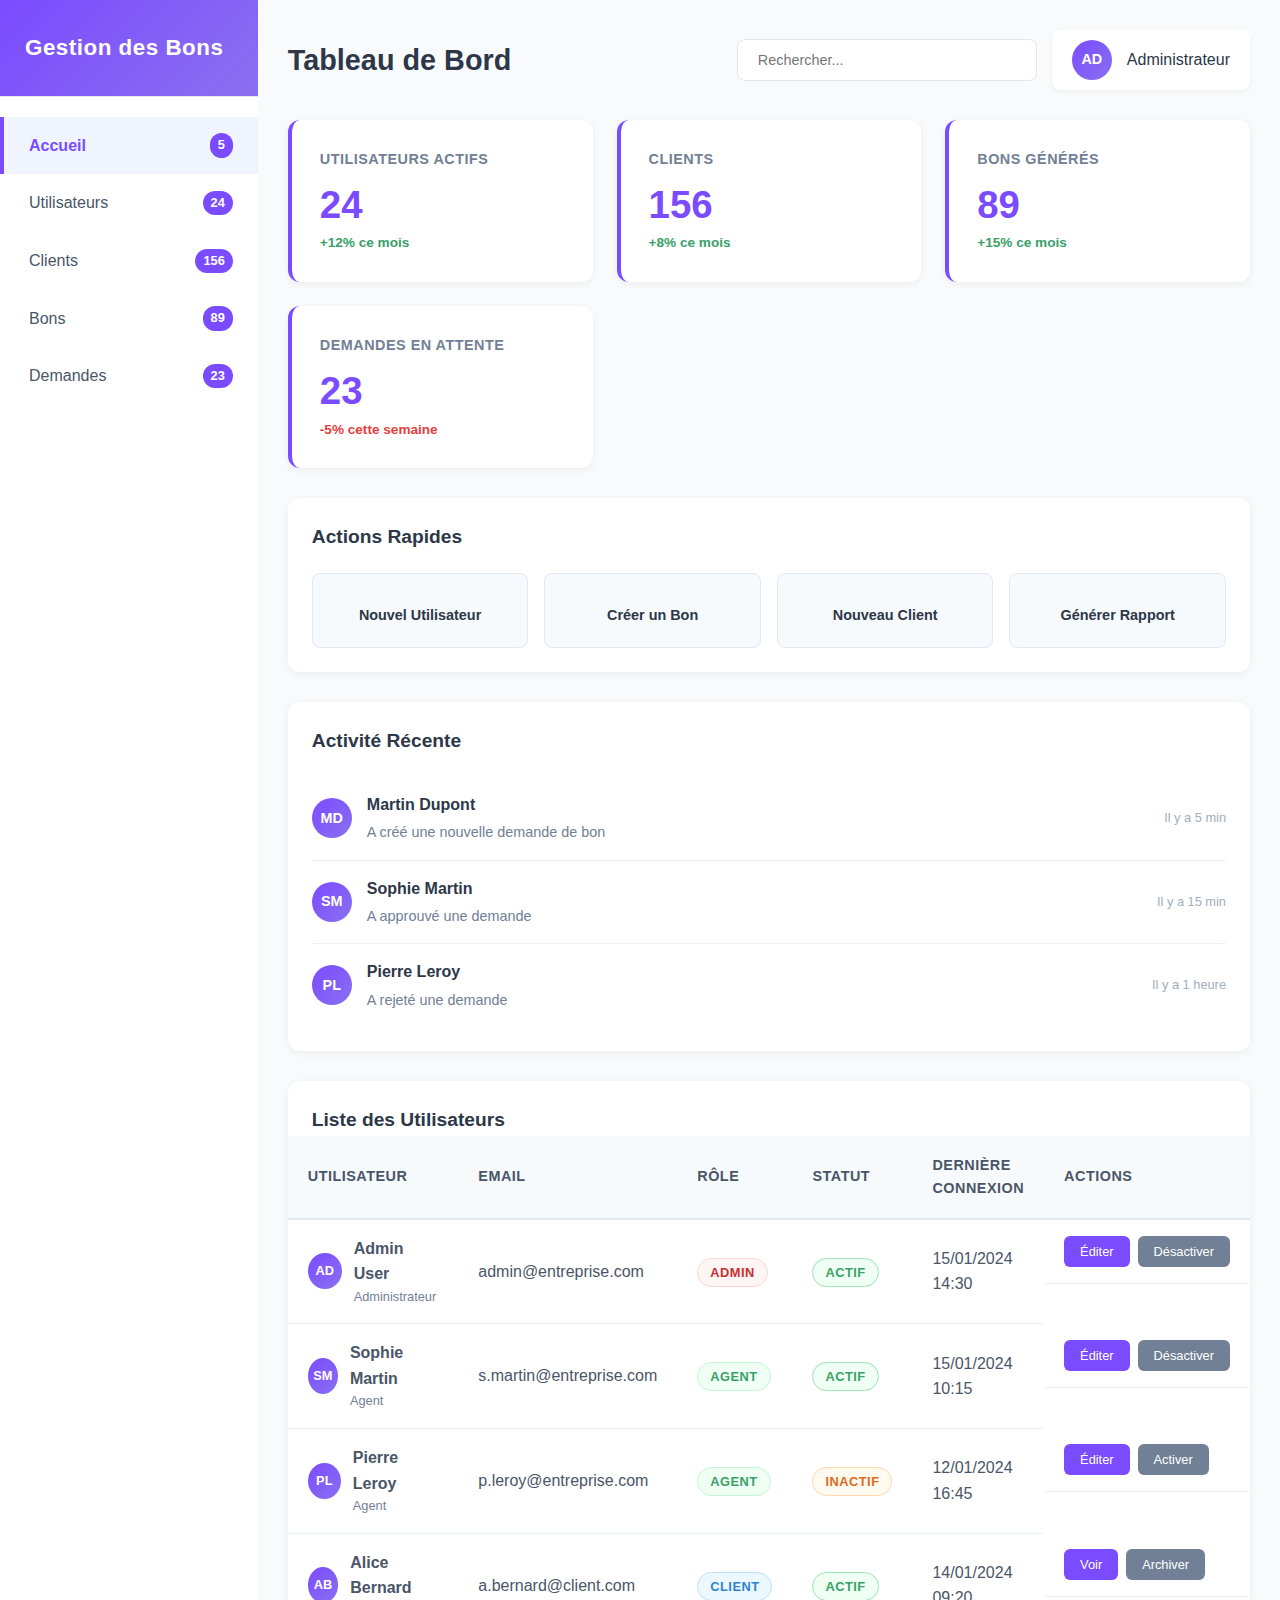
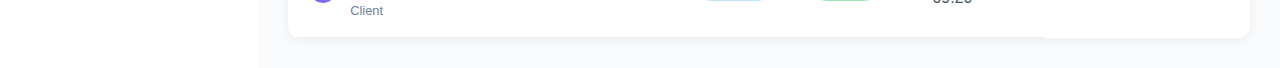
<file: dashboard.html>
<!DOCTYPE html>
<html lang="fr">
<head>
    <meta charset="UTF-8">
    <meta name="viewport" content="width=device-width, initial-scale=1.0">
    <title>Dashboard - Gestion des Bons</title>
    <style>
        * {
            margin: 0;
            padding: 0;
            box-sizing: border-box;
            font-family: 'Segoe UI', Arial, sans-serif;
        }

        body {
            background-color: #f8fafc;
            color: #2d3748;
            line-height: 1.6;
        }

        .container {
            display: flex;
            min-height: 100vh;
        }

        /* Sidebar */
        .sidebar {
            width: 280px;
            background: #ffffff;
            box-shadow: 2px 0 10px rgba(123, 75, 255, 0.1);
            padding: 0;
        }

        .logo {
            padding: 30px 25px;
            border-bottom: 1px solid #e2e8f0;
            background: linear-gradient(135deg, #7B4BFF 0%, #8A70F0 100%);
        }

        .logo h1 {
            font-size: 1.4em;
            font-weight: 600;
            color: white;
            letter-spacing: 0.5px;
        }

        .nav-menu {
            list-style: none;
            padding: 20px 0;
        }

        .nav-menu li {
            padding: 16px 25px;
            cursor: pointer;
            transition: all 0.2s ease;
            border-left: 4px solid transparent;
            font-weight: 500;
            color: #4a5568;
            display: flex;
            align-items: center;
            justify-content: space-between;
        }

        .nav-menu li:hover {
            background: #f7fafc;
            color: #7B4BFF;
        }

        .nav-menu li.active {
            background: #f0f4ff;
            color: #7B4BFF;
            border-left: 4px solid #7B4BFF;
            font-weight: 600;
        }

        .nav-count {
            background: #7B4BFF;
            color: white;
            padding: 2px 8px;
            border-radius: 12px;
            font-size: 0.8em;
            font-weight: 600;
        }

        /* Main Content */
        .main-content {
            flex: 1;
            padding: 30px;
            background: #f8fafc;
        }

        .header {
            display: flex;
            justify-content: space-between;
            align-items: center;
            margin-bottom: 30px;
        }

        .header h2 {
            color: #2d3748;
            font-weight: 600;
            font-size: 1.8em;
        }

        .header-actions {
            display: flex;
            gap: 15px;
            align-items: center;
        }

        .search-bar {
            padding: 12px 20px;
            border: 1px solid #e2e8f0;
            border-radius: 8px;
            width: 300px;
            font-size: 0.9em;
        }

        .user-info {
            display: flex;
            align-items: center;
            gap: 15px;
            background: white;
            padding: 10px 20px;
            border-radius: 8px;
            box-shadow: 0 2px 4px rgba(0,0,0,0.05);
        }

        .user-avatar {
            width: 40px;
            height: 40px;
            border-radius: 50%;
            background: linear-gradient(135deg, #7B4BFF 0%, #8A70F0 100%);
            color: white;
            display: flex;
            align-items: center;
            justify-content: center;
            font-weight: 600;
            font-size: 0.9em;
        }

        /* Stats Overview */
        .stats-overview {
            display: grid;
            grid-template-columns: repeat(auto-fit, minmax(280px, 1fr));
            gap: 24px;
            margin-bottom: 30px;
        }

        .stat-card {
            background: white;
            padding: 28px;
            border-radius: 12px;
            box-shadow: 0 2px 8px rgba(0,0,0,0.06);
            border-left: 4px solid #7B4BFF;
            transition: transform 0.2s ease, box-shadow 0.2s ease;
        }

        .stat-card:hover {
            transform: translateY(-2px);
            box-shadow: 0 4px 12px rgba(123, 75, 255, 0.15);
        }

        .stat-header {
            display: flex;
            justify-content: between;
            align-items: center;
            margin-bottom: 15px;
        }

        .stat-title {
            color: #718096;
            font-size: 0.9em;
            font-weight: 600;
            text-transform: uppercase;
            letter-spacing: 0.5px;
        }

        .stat-number {
            font-size: 2.4em;
            font-weight: 700;
            color: #7B4BFF;
            margin: 8px 0;
            line-height: 1;
        }

        .stat-trend {
            display: flex;
            align-items: center;
            gap: 5px;
            font-size: 0.85em;
            font-weight: 600;
        }

        .trend-up {
            color: #38a169;
        }

        .trend-down {
            color: #e53e3e;
        }

        /* Quick Actions */
        .quick-actions {
            background: white;
            padding: 24px;
            border-radius: 12px;
            box-shadow: 0 2px 8px rgba(0,0,0,0.06);
            margin-bottom: 30px;
        }

        .section-title {
            font-size: 1.2em;
            font-weight: 600;
            color: #2d3748;
            margin-bottom: 20px;
        }

        .action-grid {
            display: grid;
            grid-template-columns: repeat(auto-fit, minmax(200px, 1fr));
            gap: 16px;
        }

        .action-card {
            background: #f7fafc;
            padding: 20px;
            border-radius: 8px;
            text-align: center;
            cursor: pointer;
            transition: all 0.2s ease;
            border: 1px solid #e2e8f0;
        }

        .action-card:hover {
            background: #7B4BFF;
            color: white;
            transform: translateY(-2px);
        }

        .action-card h4 {
            font-size: 0.9em;
            font-weight: 600;
            margin-top: 10px;
        }

        /* Recent Activity */
        .recent-activity {
            background: white;
            padding: 24px;
            border-radius: 12px;
            box-shadow: 0 2px 8px rgba(0,0,0,0.06);
            margin-bottom: 30px;
        }

        .activity-list {
            list-style: none;
        }

        .activity-item {
            display: flex;
            align-items: center;
            gap: 15px;
            padding: 15px 0;
            border-bottom: 1px solid #edf2f7;
        }

        .activity-item:last-child {
            border-bottom: none;
        }

        .activity-avatar {
            width: 40px;
            height: 40px;
            border-radius: 50%;
            background: linear-gradient(135deg, #7B4BFF 0%, #8A70F0 100%);
            color: white;
            display: flex;
            align-items: center;
            justify-content: center;
            font-weight: 600;
            font-size: 0.9em;
        }

        .activity-content {
            flex: 1;
        }

        .activity-title {
            font-weight: 600;
            color: #2d3748;
            margin-bottom: 4px;
        }

        .activity-desc {
            color: #718096;
            font-size: 0.9em;
        }

        .activity-time {
            color: #a0aec0;
            font-size: 0.8em;
        }

        /* Users Table */
        .users-table {
            background: white;
            border-radius: 12px;
            box-shadow: 0 2px 8px rgba(0,0,0,0.06);
            overflow: hidden;
        }

        table {
            width: 100%;
            border-collapse: collapse;
        }

        thead {
            background: #f7fafc;
            border-bottom: 2px solid #e2e8f0;
        }

        th {
            padding: 18px 20px;
            text-align: left;
            font-weight: 600;
            color: #4a5568;
            font-size: 0.9em;
            text-transform: uppercase;
            letter-spacing: 0.5px;
        }

        td {
            padding: 16px 20px;
            border-bottom: 1px solid #edf2f7;
            color: #4a5568;
        }

        tbody tr {
            transition: background-color 0.2s ease;
        }

        tbody tr:hover {
            background: #f8fafc;
        }

        .user-cell {
            display: flex;
            align-items: center;
            gap: 12px;
        }

        .user-avatar-sm {
            width: 36px;
            height: 36px;
            border-radius: 50%;
            background: linear-gradient(135deg, #7B4BFF 0%, #8A70F0 100%);
            color: white;
            display: flex;
            align-items: center;
            justify-content: center;
            font-weight: 600;
            font-size: 0.8em;
        }

        .role {
            padding: 6px 12px;
            border-radius: 20px;
            font-size: 0.8em;
            font-weight: 600;
            text-transform: uppercase;
            letter-spacing: 0.5px;
        }

        .role-admin {
            background: #fff5f5;
            color: #c53030;
            border: 1px solid #fed7d7;
        }

        .role-agent {
            background: #f0fff4;
            color: #38a169;
            border: 1px solid #c6f6d5;
        }

        .role-client {
            background: #ebf8ff;
            color: #3182ce;
            border: 1px solid #bee3f8;
        }

        .status {
            padding: 6px 12px;
            border-radius: 20px;
            font-size: 0.8em;
            font-weight: 600;
            text-transform: uppercase;
            letter-spacing: 0.5px;
        }

        .status-active {
            background: #f0fff4;
            color: #38a169;
            border: 1px solid #9ae6b4;
        }

        .status-inactive {
            background: #fffaf0;
            color: #dd6b20;
            border: 1px solid #fed7aa;
        }

        .action-buttons {
            display: flex;
            gap: 8px;
        }

        .btn-sm {
            padding: 8px 16px;
            font-size: 0.8em;
            border: none;
            border-radius: 6px;
            cursor: pointer;
            font-weight: 500;
            transition: all 0.2s ease;
        }

        .btn-primary {
            background: #7B4BFF;
            color: white;
        }

        .btn-secondary {
            background: #718096;
            color: white;
        }

        .btn-sm:hover {
            transform: translateY(-1px);
            opacity: 0.9;
        }

        @media (max-width: 1024px) {
            .container {
                flex-direction: column;
            }
            
            .sidebar {
                width: 100%;
                height: auto;
            }
            
            .stats-overview {
                grid-template-columns: repeat(2, 1fr);
            }
        }

        @media (max-width: 768px) {
            .main-content {
                padding: 20px;
            }
            
            .stats-overview {
                grid-template-columns: 1fr;
            }
            
            .header {
                flex-direction: column;
                gap: 15px;
            }
            
            .search-bar {
                width: 100%;
            }
            
            .action-grid {
                grid-template-columns: 1fr;
            }
        }
    </style>
</head>
<body>
    <div class="container">
        <!-- Sidebar -->
        <div class="sidebar">
            <div class="logo">
                <h1>Gestion des Bons</h1>
            </div>
            <ul class="nav-menu">
                <li class="active">
                    <span>Accueil</span>
                    <span class="nav-count">5</span>
                </li>
                <li>
                    <span>Utilisateurs</span>
                    <span class="nav-count">24</span>
                </li>
                <li>
                    <span>Clients</span>
                    <span class="nav-count">156</span>
                </li>
                <li>
                    <span>Bons</span>
                    <span class="nav-count">89</span>
                </li>
                <li>
                    <span>Demandes</span>
                    <span class="nav-count">23</span>
                </li>
            </ul>
        </div>

        <!-- Main Content -->
        <div class="main-content">
            <!-- Header -->
            <div class="header">
                <h2>Tableau de Bord</h2>
                <div class="header-actions">
                    <input type="text" class="search-bar" placeholder="Rechercher...">
                    <div class="user-info">
                        <div class="user-avatar">AD</div>
                        <span>Administrateur</span>
                    </div>
                </div>
            </div>

            <!-- Stats Overview -->
            <div class="stats-overview">
                <div class="stat-card">
                    <div class="stat-header">
                        <div class="stat-title">Utilisateurs Actifs</div>
                    </div>
                    <div class="stat-number">24</div>
                    <div class="stat-trend trend-up">+12% ce mois</div>
                </div>
                <div class="stat-card">
                    <div class="stat-header">
                        <div class="stat-title">Clients</div>
                    </div>
                    <div class="stat-number">156</div>
                    <div class="stat-trend trend-up">+8% ce mois</div>
                </div>
                <div class="stat-card">
                    <div class="stat-header">
                        <div class="stat-title">Bons Générés</div>
                    </div>
                    <div class="stat-number">89</div>
                    <div class="stat-trend trend-up">+15% ce mois</div>
                </div>
                <div class="stat-card">
                    <div class="stat-header">
                        <div class="stat-title">Demandes en Attente</div>
                    </div>
                    <div class="stat-number">23</div>
                    <div class="stat-trend trend-down">-5% cette semaine</div>
                </div>
            </div>

            <!-- Quick Actions -->
            <div class="quick-actions">
                <h3 class="section-title">Actions Rapides</h3>
                <div class="action-grid">
                    <div class="action-card">
                        <h4>Nouvel Utilisateur</h4>
                    </div>
                    <div class="action-card">
                        <h4>Créer un Bon</h4>
                    </div>
                    <div class="action-card">
                        <h4>Nouveau Client</h4>
                    </div>
                    <div class="action-card">
                        <h4>Générer Rapport</h4>
                    </div>
                </div>
            </div>

            <!-- Recent Activity -->
            <div class="recent-activity">
                <h3 class="section-title">Activité Récente</h3>
                <ul class="activity-list">
                    <li class="activity-item">
                        <div class="activity-avatar">MD</div>
                        <div class="activity-content">
                            <div class="activity-title">Martin Dupont</div>
                            <div class="activity-desc">A créé une nouvelle demande de bon</div>
                        </div>
                        <div class="activity-time">Il y a 5 min</div>
                    </li>
                    <li class="activity-item">
                        <div class="activity-avatar">SM</div>
                        <div class="activity-content">
                            <div class="activity-title">Sophie Martin</div>
                            <div class="activity-desc">A approuvé une demande</div>
                        </div>
                        <div class="activity-time">Il y a 15 min</div>
                    </li>
                    <li class="activity-item">
                        <div class="activity-avatar">PL</div>
                        <div class="activity-content">
                            <div class="activity-title">Pierre Leroy</div>
                            <div class="activity-desc">A rejeté une demande</div>
                        </div>
                        <div class="activity-time">Il y a 1 heure</div>
                    </li>
                </ul>
            </div>

            <!-- Users Table -->
            <div class="users-table">
                <h3 style="padding: 24px 24px 0; font-size: 1.2em; font-weight: 600; color: #2d3748;">Liste des Utilisateurs</h3>
                <table>
                    <thead>
                        <tr>
                            <th>Utilisateur</th>
                            <th>Email</th>
                            <th>Rôle</th>
                            <th>Statut</th>
                            <th>Dernière connexion</th>
                            <th>Actions</th>
                        </tr>
                    </thead>
                    <tbody>
                        <tr>
                            <td>
                                <div class="user-cell">
                                    <div class="user-avatar-sm">AD</div>
                                    <div>
                                        <div style="font-weight: 600;">Admin User</div>
                                        <div style="font-size: 0.8em; color: #718096;">Administrateur</div>
                                    </div>
                                </div>
                            </td>
                            <td>admin@entreprise.com</td>
                            <td><span class="role role-admin">Admin</span></td>
                            <td><span class="status status-active">Actif</span></td>
                            <td>15/01/2024 14:30</td>
                            <td class="action-buttons">
                                <button class="btn-sm btn-primary">Éditer</button>
                                <button class="btn-sm btn-secondary">Désactiver</button>
                            </td>
                        </tr>
                        <tr>
                            <td>
                                <div class="user-cell">
                                    <div class="user-avatar-sm">SM</div>
                                    <div>
                                        <div style="font-weight: 600;">Sophie Martin</div>
                                        <div style="font-size: 0.8em; color: #718096;">Agent</div>
                                    </div>
                                </div>
                            </td>
                            <td>s.martin@entreprise.com</td>
                            <td><span class="role role-agent">Agent</span></td>
                            <td><span class="status status-active">Actif</span></td>
                            <td>15/01/2024 10:15</td>
                            <td class="action-buttons">
                                <button class="btn-sm btn-primary">Éditer</button>
                                <button class="btn-sm btn-secondary">Désactiver</button>
                            </td>
                        </tr>
                        <tr>
                            <td>
                                <div class="user-cell">
                                    <div class="user-avatar-sm">PL</div>
                                    <div>
                                        <div style="font-weight: 600;">Pierre Leroy</div>
                                        <div style="font-size: 0.8em; color: #718096;">Agent</div>
                                    </div>
                                </div>
                            </td>
                            <td>p.leroy@entreprise.com</td>
                            <td><span class="role role-agent">Agent</span></td>
                            <td><span class="status status-inactive">Inactif</span></td>
                            <td>12/01/2024 16:45</td>
                            <td class="action-buttons">
                                <button class="btn-sm btn-primary">Éditer</button>
                                <button class="btn-sm btn-secondary">Activer</button>
                            </td>
                        </tr>
                        <tr>
                            <td>
                                <div class="user-cell">
                                    <div class="user-avatar-sm">AB</div>
                                    <div>
                                        <div style="font-weight: 600;">Alice Bernard</div>
                                        <div style="font-size: 0.8em; color: #718096;">Client</div>
                                    </div>
                                </div>
                            </td>
                            <td>a.bernard@client.com</td>
                            <td><span class="role role-client">Client</span></td>
                            <td><span class="status status-active">Actif</span></td>
                            <td>14/01/2024 09:20</td>
                            <td class="action-buttons">
                                <button class="btn-sm btn-primary">Voir</button>
                                <button class="btn-sm btn-secondary">Archiver</button>
                            </td>
                        </tr>
                    </tbody>
                </table>
            </div>
        </div>
    </div>

    <script>
        // Navigation active state
        document.querySelectorAll('.nav-menu li').forEach(item => {
            item.addEventListener('click', function() {
                document.querySelectorAll('.nav-menu li').forEach(li => {
                    li.classList.remove('active');
                });
                this.classList.add('active');
            });
        });

        // Action cards click
        document.querySelectorAll('.action-card').forEach(card => {
            card.addEventListener('click', function() {
                const action = this.querySelector('h4').textContent;
                alert(`Action: ${action}`);
            });
        });
    </script>
</body>
</html>
</file>
